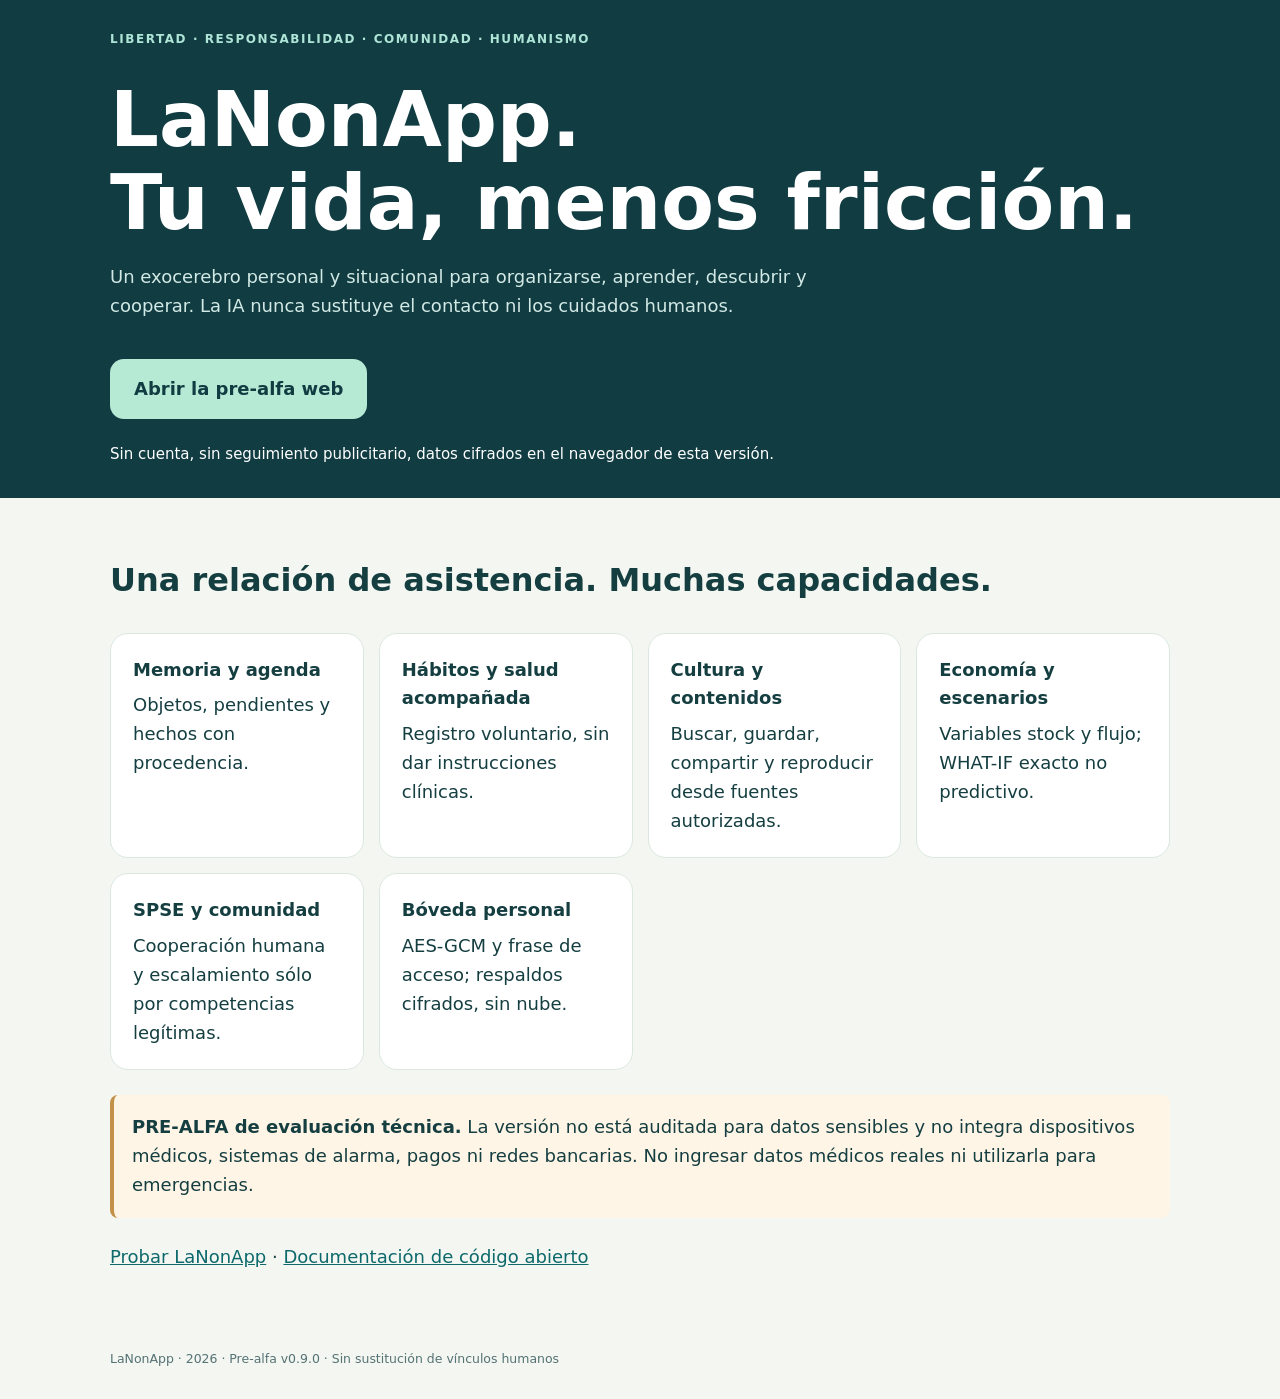
<file: lanonapp/index.html>
<!doctype html><html lang="es"><head><meta charset="utf-8"><meta name="viewport" content="width=device-width,initial-scale=1"><meta name="theme-color" content="#143f46"><title>LaNonApp · Exocerebro personal libre</title><style>body{margin:0;background:#f3f6f1;color:#153e40;font:18px/1.6 system-ui}header,main,footer{padding:30px max(20px,calc((100vw - 1060px)/2))}header{background:#103c42;color:white}header h1{font-size:clamp(2.6rem,6vw,5rem);line-height:1.08;margin:30px 0 15px}header p{max-width:760px;color:#d2e9e5}.label{letter-spacing:.13em;text-transform:uppercase;font-size:.75rem;color:#aee5d7;font-weight:800}.cta{display:inline-block;color:#103c42;background:#b7ead5;border-radius:14px;text-decoration:none;font-weight:800;padding:16px 24px;margin:20px 0}h2{font-size:2rem}.grid{display:grid;grid-template-columns:repeat(auto-fit,minmax(230px,1fr));gap:15px}.card{background:white;padding:22px;border-radius:18px;border:1px solid #dbe8e0}.card strong{display:block;margin-bottom:7px}.note{border-left:4px solid #c39148;background:#fff5e7;padding:18px;border-radius:8px;margin:25px 0}a{color:#0d696c}footer{font-size:.78rem;color:#557274}@media(max-width:560px){header,main,footer{padding:22px}}</style></head><body><header><div class="label">LIBERTAD · RESPONSABILIDAD · COMUNIDAD · HUMANISMO</div><h1>LaNonApp.<br>Tu vida, menos fricción.</h1><p>Un exocerebro personal y situacional para organizarse, aprender, descubrir y cooperar. La IA nunca sustituye el contacto ni los cuidados humanos.</p><a class="cta" href="app/index.html">Abrir la pre-alfa web</a><div><small>Sin cuenta, sin seguimiento publicitario, datos cifrados en el navegador de esta versión.</small></div></header><main><h2>Una relación de asistencia. Muchas capacidades.</h2><div class="grid"><div class="card"><strong>Memoria y agenda</strong>Objetos, pendientes y hechos con procedencia.</div><div class="card"><strong>Hábitos y salud acompañada</strong>Registro voluntario, sin dar instrucciones clínicas.</div><div class="card"><strong>Cultura y contenidos</strong>Buscar, guardar, compartir y reproducir desde fuentes autorizadas.</div><div class="card"><strong>Economía y escenarios</strong>Variables stock y flujo; WHAT-IF exacto no predictivo.</div><div class="card"><strong>SPSE y comunidad</strong>Cooperación humana y escalamiento sólo por competencias legítimas.</div><div class="card"><strong>Bóveda personal</strong>AES-GCM y frase de acceso; respaldos cifrados, sin nube.</div></div><div class="note"><b>PRE-ALFA de evaluación técnica.</b> La versión no está auditada para datos sensibles y no integra dispositivos médicos, sistemas de alarma, pagos ni redes bancarias. No ingresar datos médicos reales ni utilizarla para emergencias.</div><p><a href="app/index.html">Probar LaNonApp</a> · <a href="README.md">Documentación de código abierto</a></p></main><footer>LaNonApp · 2026 · Pre-alfa v0.9.0 · Sin sustitución de vínculos humanos</footer></body></html>
</file>
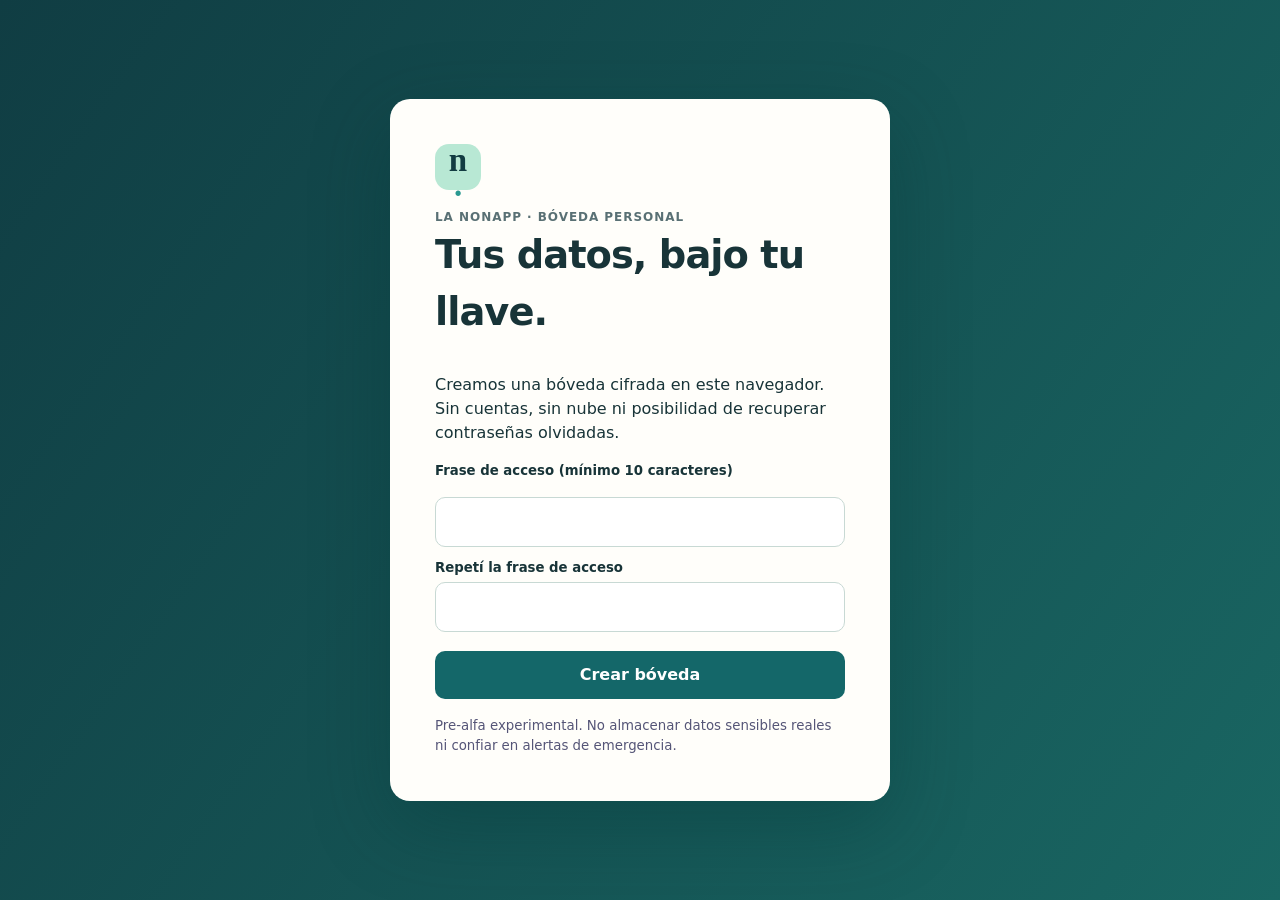
<file: lanonapp/app/index.html>
<!doctype html><html lang="es"><head><meta charset="utf-8"><meta name="viewport" content="width=device-width,initial-scale=1,viewport-fit=cover"><meta name="theme-color" content="#143f46"><meta name="description" content="LaNonApp: exocerebro personal, situacional y comunitario. Pre-alfa local."><link rel="icon" type="image/svg+xml" href="icons/icon.svg"><link rel="manifest" href="manifest.webmanifest"><link rel="stylesheet" href="style.css"><title>LaNonApp · Mi espacio</title></head><body>
<div id="app-shell"><aside class="side"><div class="brand"><div class="symbol">n<span>·</span></div><div><strong>LaNonApp</strong><small>Un exocerebro, no otra app</small></div></div><nav class="nav" id="nav" aria-label="Familias de LaNonApp"><button data-tab="hoy" class="active"><span>◌</span> Hoy</button><button data-tab="objetos"><span>◎</span> Objetos</button><button data-tab="agenda"><span>▦</span> Agenda</button><button data-tab="salud"><span>✚</span> Salud acompañada</button><button data-tab="habitos"><span>↗</span> Hábitos</button><button data-tab="cultura"><span>♫</span> Cultura y contenidos</button><button data-tab="economia"><span>◈</span> Economía</button><button data-tab="comunidad"><span>♧</span> Comunidad y SPSE</button><button data-tab="actividad"><span>◷</span> Mi actividad</button><button data-tab="gobierno"><span>⚙</span> Mi constitución</button></nav><div class="sidebar-foot"><span class="dot"></span> Pre-alfa local · v0.9.0<br><small>Sin cuenta, sin nube, sin conexión a sensores.</small></div></aside>
<div class="workspace"><header class="topbar"><div class="top-left"><button id="menu" class="only-mobile icon-btn" aria-label="Abrir menú">☰</button><div><span class="eyebrow">TU ESPACIO PERSONAL</span><h1 id="page-title">Hoy</h1></div></div><div class="top-actions"><button class="secondary small" id="export-top" title="Exportar respaldo cifrado">⇩ Respaldo</button><button class="secondary small" id="lock-top" title="Cerrar sesión">◼ Bloquear</button><button class="icon-btn" id="contrast-toggle" aria-label="Cambiar contraste">◐</button></div></header><div class="notice" role="status" id="safety-banner"><strong>Versión pre-alfa.</strong> No detecta accidentes, no transmite alertas, no administra medicación ni ejecuta pagos. La bóveda cifra datos en reposo, sin auditoría de seguridad. No uses datos clínicos reales ni como servicio de emergencias.</div><main id="content" tabindex="-1"></main><footer class="foot">LaNonApp · Libertad · Responsabilidad · Comunidad · Humanismo <span id="storage-status"></span></footer></div></div>
<div class="toast" id="toast" role="status" aria-live="polite"></div>
<dialog id="modal"><div class="modal-head"><h2 id="modal-title">Nuevo</h2><button id="close-modal" aria-label="Cerrar">✕</button></div><form id="modal-form"><div id="modal-fields"></div><div class="modal-actions"><button type="button" class="secondary" id="cancel-modal">Cancelar</button><button type="submit" class="primary">Guardar</button></div></form></dialog>
<section class="vault-gate" id="vault-gate" aria-modal="true" role="dialog" aria-labelledby="vault-title"><div class="vault-box"><div class="symbol">n<span>·</span></div><div class="eyetext">LA NONAPP · BÓVEDA PERSONAL</div><h2 id="vault-title">Tus datos, bajo tu llave.</h2><p>Creamos una bóveda cifrada en este navegador. Sin cuentas, sin nube ni posibilidad de recuperar contraseñas olvidadas.</p><form id="vault-form"><label for="vault-pass">Frase de acceso (mínimo 10 caracteres)</label><input id="vault-pass" type="password" minlength="10" required autocomplete="current-password"><div id="vault-confirm-wrap"><label for="vault-confirm">Repetí la frase de acceso</label><input id="vault-confirm" type="password" autocomplete="new-password"></div><button id="vault-submit" type="submit" class="primary">Crear bóveda</button></form><p id="vault-error" role="alert" class="dangertext"></p><small>Pre-alfa experimental. No almacenar datos sensibles reales ni confiar en alertas de emergencia.</small></div></section><script src="core.js"></script><script src="vault.js"></script><script src="app.js"></script></body></html>
</file>
<file: lanonapp/app/style.css>
:root{--bg:#f4f5f0;--panel:#fffefa;--ink:#183438;--muted:#597074;--line:#dfe6df;--brand:#146769;--deep:#123c42;--mint:#b8e8d4;--mintbg:#e8f5ed;--amber:#945d18;--amberbg:#fff3df;--red:#9b3937;--redbg:#ffe9e7;--shadow:0 8px 28px rgba(21,51,52,.06)}*{box-sizing:border-box}body{margin:0;background:var(--bg);color:var(--ink);font:16px/1.5 system-ui,-apple-system,"Segoe UI",sans-serif}button,input,select,textarea{font:inherit}button{cursor:pointer}a{color:var(--brand)}a:focus-visible,button:focus-visible,input:focus-visible,textarea:focus-visible,select:focus-visible{outline:3px solid #e3a84d;outline-offset:3px}h1,h2,h3,p{margin-top:0}h1{font-size:clamp(1.65rem,3vw,2.25rem);letter-spacing:-.04em;margin:1px 0}h2{font-size:1.25rem;letter-spacing:-.025em}h3{font-size:1rem;margin-bottom:7px}small,.sub,.muted{color:var(--muted)}#app-shell{display:grid;grid-template-columns:258px minmax(0,1fr);min-height:100vh}.side{background:var(--deep);color:#edf8f4;padding:28px 15px;position:sticky;top:0;height:100vh;display:flex;flex-direction:column}.brand{display:flex;align-items:center;gap:11px;padding:0 9px 31px}.brand strong{display:block;font-size:1.35rem;letter-spacing:-.035em}.brand small{display:block;color:#a7c9ca;font-size:.71rem}.symbol{width:46px;height:46px;display:grid;place-items:center;border-radius:14px;background:var(--mint);color:var(--deep);font-size:33px;line-height:1;font-weight:800;font-family:Georgia,serif}.symbol span{color:#2a9991}.nav{display:grid;gap:3px}.nav button{background:none;text-align:left;color:#c5dddd;border:0;border-radius:11px;padding:12px 14px;display:flex;align-items:center;gap:12px;transition:.15s}.nav button span{width:20px;font-size:1.3rem;text-align:center}.nav button:hover,.nav button.active{background:#285b60;color:white}.nav button.active{border-left:3px solid var(--mint);padding-left:11px;font-weight:700}.sidebar-foot{margin-top:auto;font-size:.79rem;padding:17px 12px 0;border-top:1px solid #366067;color:#d9eeee}.sidebar-foot small{font-size:.73rem;color:#9bb8bd}.dot{display:inline-block;width:8px;height:8px;border-radius:10px;background:#9dd6a9;margin-right:5px}.workspace{min-width:0;display:flex;flex-direction:column}.topbar{padding:25px clamp(20px,4vw,56px) 19px;display:flex;justify-content:space-between;align-items:center;gap:12px;border-bottom:1px solid var(--line);background:#fafaf5}.eyebrow{letter-spacing:.18em;font-size:.64rem;font-weight:800;color:#4d7773}.top-actions,.top-left{display:flex;gap:10px;align-items:center}.icon-btn{border:1px solid var(--line);background:var(--panel);width:40px;height:40px;border-radius:11px}.only-mobile{display:none}.notice{margin:20px clamp(20px,4vw,56px) 0;background:#fff6e8;color:#67502b;border:1px solid #e5d3b3;padding:12px 16px;border-radius:12px;font-size:.87rem}main{flex:1;width:100%;padding:22px clamp(20px,4vw,56px) 55px;max-width:1450px;margin:auto}.foot{margin:auto 0 0;padding:16px clamp(20px,4vw,56px);font-size:.75rem;color:var(--muted);border-top:1px solid var(--line);display:flex;justify-content:space-between;gap:15px}.sectionhead{display:flex;justify-content:space-between;align-items:flex-end;gap:12px;margin:0 0 17px}.sectionhead p{margin:5px 0 0;font-size:.92rem;color:var(--muted)}.grid{display:grid;grid-template-columns:repeat(3,minmax(0,1fr));gap:16px}.grid.two{grid-template-columns:repeat(2,minmax(0,1fr))}.grid.four{grid-template-columns:repeat(4,minmax(0,1fr))}.card{background:var(--panel);border:1px solid var(--line);box-shadow:var(--shadow);padding:20px;border-radius:18px;min-width:0}.card.hero{background:var(--deep);color:white;grid-column:span 2;position:relative;overflow:hidden;padding:29px}.card.hero:after{content:"n·";font:170px/1 Georgia,serif;position:absolute;right:12px;top:0;color:rgba(193,236,211,.09);pointer-events:none}.card.hero h2{font-size:clamp(1.6rem,2.8vw,2.6rem);max-width:550px;line-height:1.2}.card.hero p{color:#d5e6e2;max-width:590px}.hero form{display:flex;gap:8px;flex-wrap:wrap;max-width:660px;position:relative;z-index:1}.hero input{flex:1;min-width:210px}.stat{font-size:2.1rem;font-weight:760;letter-spacing:-.05em;margin:8px 0 0}.eyetext{color:var(--muted);font-size:.75rem;font-weight:750;letter-spacing:.08em;text-transform:uppercase}.card.hero .eyetext{color:#b7d9d4}.list{display:grid;gap:9px}.item{display:flex;justify-content:space-between;align-items:center;gap:14px;padding:13px 15px;border:1px solid var(--line);border-radius:13px;background:#fff}.item strong{display:block}.item small{font-size:.78rem}.item .actions{display:flex;gap:7px;align-items:center;flex-wrap:wrap;justify-content:flex-end}.actions button{font-size:.8rem;padding:7px 10px}.pill{font-size:.71rem;font-weight:800;border-radius:99px;padding:3px 8px;background:var(--mintbg);color:var(--brand);white-space:nowrap}.pill.warn{background:var(--amberbg);color:var(--amber)}.pill.critical{background:var(--redbg);color:var(--red)}button.primary,button.secondary,button.soft,button.danger{border-radius:10px;padding:11px 15px;font-weight:650;border:1px solid transparent}.primary{background:var(--brand);color:white}.primary:hover{background:#0b5054}.secondary{border-color:var(--line)!important;background:white;color:var(--deep)}.soft{background:var(--mintbg);color:var(--deep)}.danger{background:var(--redbg);color:var(--red)}button.small{padding:8px 11px;font-size:.81rem}input,textarea,select{width:100%;border:1px solid #c8d9d4;background:#fff;border-radius:10px;padding:12px;color:var(--ink)}textarea{resize:vertical;min-height:90px}label{display:block;font-size:.83rem;font-weight:700;margin:0 0 5px}.field{margin-bottom:13px}.help{font-size:.76rem;color:var(--muted);margin:6px 0}.pair{display:grid;grid-template-columns:1fr 1fr;gap:11px}.wide{grid-column:1/-1}.spacer{height:17px}.kicker{font-weight:800;font-size:.78rem;color:#39746c;letter-spacing:.1em;text-transform:uppercase}.callout{padding:15px;border-radius:12px;background:var(--mintbg);color:#255349;border:1px solid #d2eadd;font-size:.89rem}.callout.warn{background:var(--amberbg);border-color:#ecd7b5;color:#69502b}.callout.critical{background:var(--redbg);border-color:#eec9c7;color:#823433}.empty{padding:34px 20px;text-align:center;color:var(--muted);border:1px dashed #b7c9c2;border-radius:15px;background:#fcfdfa}.empty strong{display:block;color:var(--ink);margin:6px}.tabs{display:flex;gap:8px;flex-wrap:wrap}.tabs button{padding:8px 12px;border-radius:99px;border:1px solid var(--line);background:#fff;color:var(--ink)}.tabs button.selected{background:var(--deep);color:white}.metric-row{display:flex;justify-content:space-between;gap:15px;border-bottom:1px solid var(--line);padding:10px 0}.metric-row:last-child{border:0}.muted-note{font-size:.78rem;color:var(--muted)}.toast{position:fixed;bottom:25px;right:25px;max-width:380px;background:var(--deep);color:white;padding:15px 19px;border-radius:12px;box-shadow:0 15px 45px #123c4244;opacity:0;pointer-events:none;transition:.2s;z-index:30}.toast.show{opacity:1}dialog{width:min(520px,calc(100vw - 25px));border:1px solid var(--line);border-radius:17px;padding:0;box-shadow:0 20px 70px #102a3336;color:var(--ink)}dialog::backdrop{background:#10282bb8}.modal-head{display:flex;justify-content:space-between;align-items:center;padding:20px 22px;border-bottom:1px solid var(--line)}.modal-head h2{margin:0}.modal-head button{background:none;border:0;font-size:1.3rem}#modal-form{padding:22px}.modal-actions{display:flex;gap:9px;justify-content:end;margin-top:15px}.source-links{display:flex;gap:8px;flex-wrap:wrap}.source-links a{border-radius:9px;padding:8px 11px;background:var(--mintbg);font-size:.81rem;text-decoration:none;font-weight:650}.video-wrap{position:relative;padding-top:56.25%;margin:15px 0;border-radius:12px;overflow:hidden;background:#102c30}.video-wrap iframe{position:absolute;inset:0;width:100%;height:100%;border:0}.output{font-size:1.25rem;font-weight:750}.inlineform{display:flex;align-items:end;gap:9px;flex-wrap:wrap}.inlineform>*{flex:1}.inlineform button{flex:0}.badge-inline{font-size:.74rem;font-weight:700;color:#8e591c;background:#fff0da;border-radius:6px;padding:2px 6px}.subtle-box{background:#f5f8f5;border:1px solid var(--line);border-radius:12px;padding:14px}.divider{height:1px;background:var(--line);margin:15px 0}.dangertext{color:var(--red)}body.high-contrast{--bg:#fff;--panel:#fff;--ink:#061516;--muted:#16393a;--line:#597a79;--brand:#055b5a;--deep:#052628;--mintbg:#d9f4e3;--amberbg:#ffe9bf;font-size:18px}body.high-contrast .card{box-shadow:none}@media(max-width:1050px){#app-shell{grid-template-columns:220px minmax(0,1fr)}.grid{grid-template-columns:repeat(2,minmax(0,1fr))}.grid.four{grid-template-columns:repeat(2,minmax(0,1fr))}}@media(max-width:760px){#app-shell{display:block}.side{position:fixed;z-index:15;width:260px;transform:translateX(-100%);transition:.2s;height:100dvh}.side.open{transform:translateX(0)}.only-mobile{display:inline-flex}.topbar{padding:17px 17px}.top-actions .small{display:none}.notice{margin:13px 15px 0}.grid,.grid.two,.grid.four{grid-template-columns:1fr}.card.hero{grid-column:auto}.workspace main{padding:16px 15px 70px}.sectionhead{align-items:start;flex-direction:column}.foot{padding:15px}.item{align-items:start;flex-direction:column}.item .actions{justify-content:flex-start}.hero input{min-width:190px}.pair{grid-template-columns:1fr}}

.vault-gate{position:fixed;inset:0;z-index:100;background:linear-gradient(125deg,#103d43,#196662);display:flex;align-items:center;justify-content:center;padding:22px;overflow:auto}.vault-box{width:min(500px,100%);background:#fffefa;border-radius:20px;padding:clamp(22px,5vw,45px);box-shadow:0 25px 80px #00333355}.vault-box h2{font-size:clamp(1.6rem,4vw,2.4rem)}.vault-box .symbol{margin-bottom:18px}.vault-box form{display:grid;gap:11px}.vault-box button{margin-top:8px}.vault-box small{display:block;margin-top:17px;color:#557}.vault-gate[hidden],#app-shell[hidden]{display:none!important}@media(max-width:760px){#lock-top{display:inline-flex!important}}
</file>
